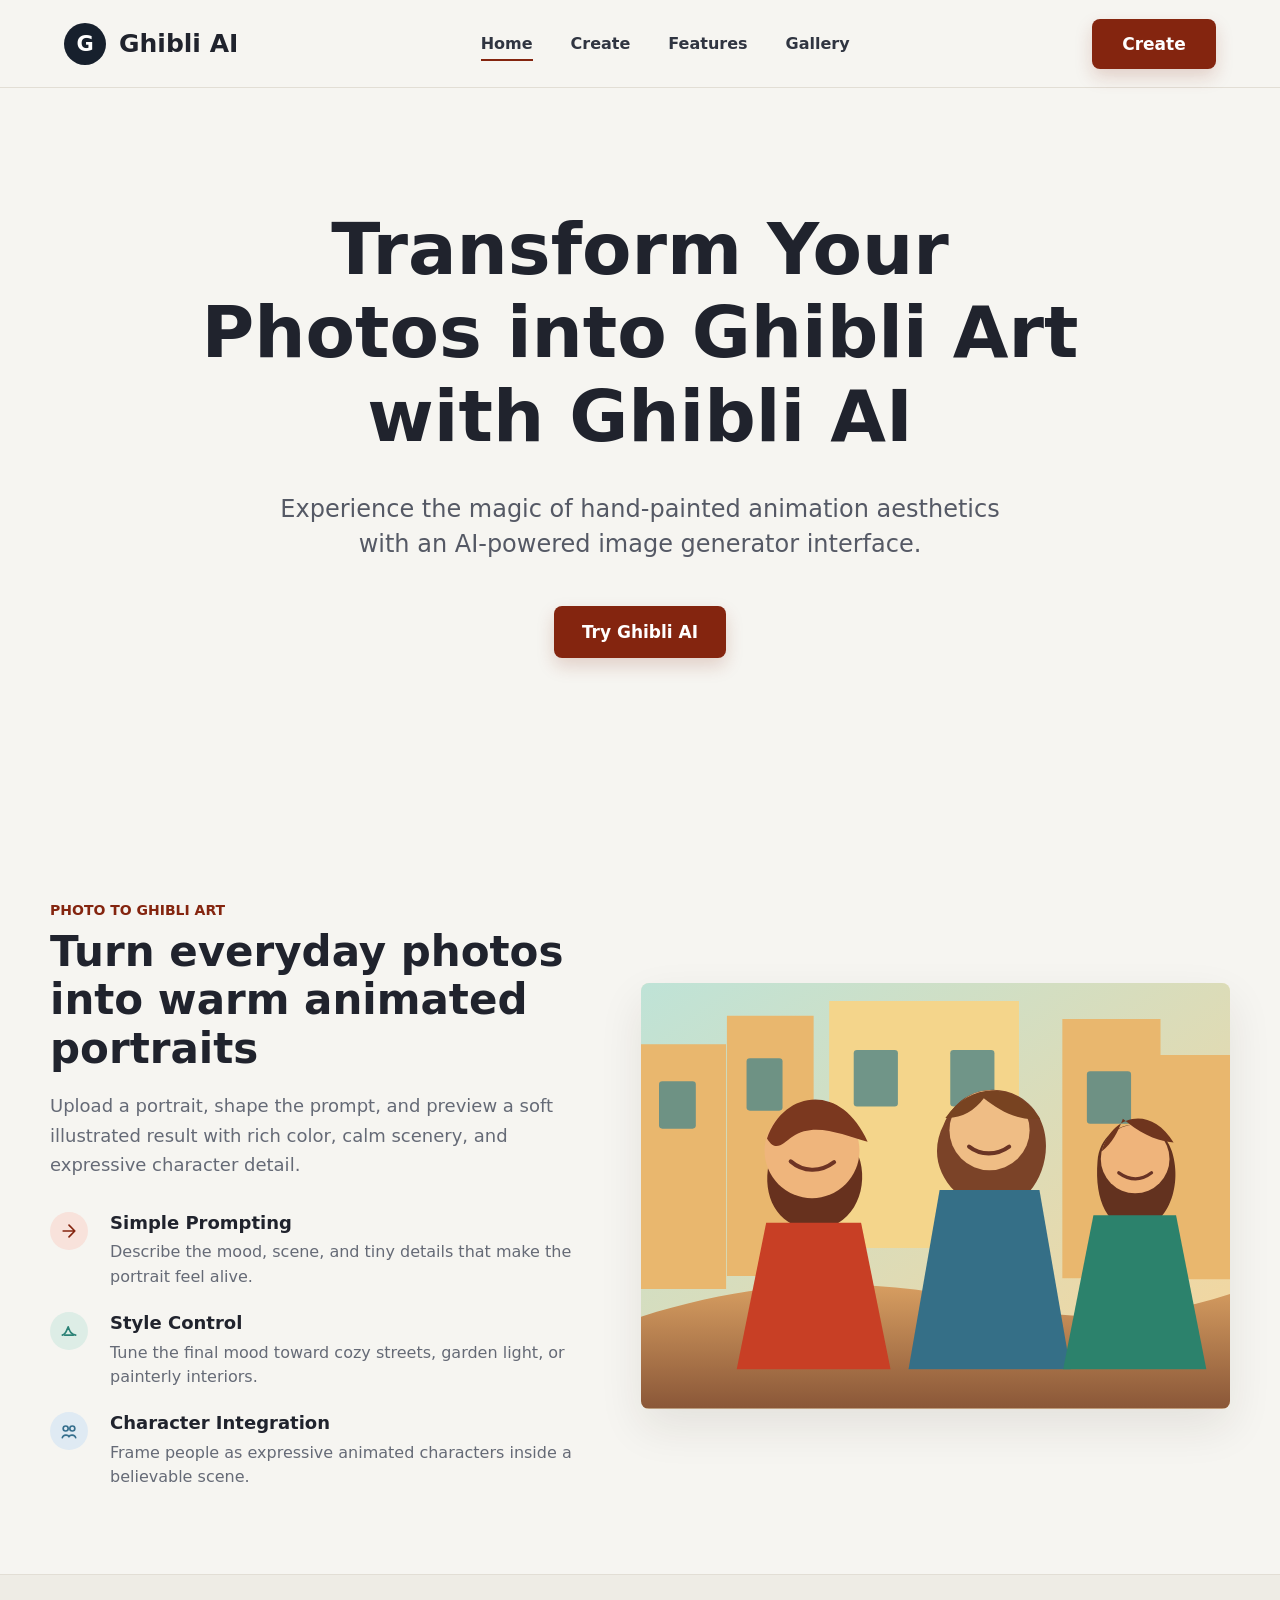
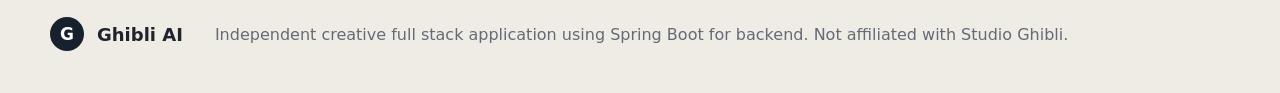
<file: index.html>
<!DOCTYPE html>
<html lang="en">
  <head>
    <meta charset="UTF-8" />
    <meta name="viewport" content="width=device-width, initial-scale=1.0" />
    <title>Ghibli AI - Home</title>
    <link rel="stylesheet" href="styles.css" />
  </head>
  <body>
    <header class="site-header">
      <a class="brand" href="index.html" aria-label="Ghibli AI home">
        <span class="brand-mark" aria-hidden="true">G</span>
        <span>Ghibli AI</span>
      </a>

      <button class="menu-toggle" type="button" aria-label="Open menu" aria-expanded="false">
        <span></span>
        <span></span>
        <span></span>
      </button>

      <nav class="site-nav" aria-label="Primary navigation">
        <a class="active" href="index.html">Home</a>
        <a href="create.html">Create</a>
        <a href="features.html">Features</a>
        <a href="gallery.html">Gallery</a>
      </nav>

      <a class="header-cta" href="create.html">Create</a>
    </header>

    <main>
      <section class="hero">
        <div class="hero-inner">
          <h1>Transform Your Photos into Ghibli Art with Ghibli AI</h1>
          <p>
            Experience the magic of hand-painted animation aesthetics with an
            AI-powered image generator interface.
          </p>
          <a class="primary-button" href="create.html">Try Ghibli AI</a>
        </div>
      </section>

      <section class="story-section section-pad" aria-labelledby="photo-heading">
        <div class="section-shell story-grid">
          <div class="story-copy">
            <p class="eyebrow">Photo to Ghibli Art</p>
            <h2 id="photo-heading">Turn everyday photos into warm animated portraits</h2>
            <p class="lead">
              Upload a portrait, shape the prompt, and preview a soft illustrated
              result with rich color, calm scenery, and expressive character detail.
            </p>

            <div class="story-points">
              <article>
                <span class="point-icon" aria-hidden="true">
                  <svg viewBox="0 0 24 24">
                    <path d="M5 12h14M12 5l7 7-7 7" />
                  </svg>
                </span>
                <div>
                  <h3>Simple Prompting</h3>
                  <p>Describe the mood, scene, and tiny details that make the portrait feel alive.</p>
                </div>
              </article>

              <article>
                <span class="point-icon green" aria-hidden="true">
                  <svg viewBox="0 0 24 24">
                    <path d="M4 17c4-1 5-5 7-10 2 5 3 9 9 10" />
                    <path d="M7 17h10" />
                  </svg>
                </span>
                <div>
                  <h3>Style Control</h3>
                  <p>Tune the final mood toward cozy streets, garden light, or painterly interiors.</p>
                </div>
              </article>

              <article>
                <span class="point-icon blue" aria-hidden="true">
                  <svg viewBox="0 0 24 24">
                    <circle cx="8" cy="9" r="3" />
                    <circle cx="16" cy="9" r="3" />
                    <path d="M4 20c1-4 7-4 8-1 1-3 7-3 8 1" />
                  </svg>
                </span>
                <div>
                  <h3>Character Integration</h3>
                  <p>Frame people as expressive animated characters inside a believable scene.</p>
                </div>
              </article>
            </div>
          </div>

          <div class="showcase-art" aria-label="Animated city street illustration">
            <svg viewBox="0 0 720 520" role="img">
              <defs>
                <linearGradient id="home-sky" x1="0" x2="1" y1="0" y2="1">
                  <stop offset="0" stop-color="#bfe3d7" />
                  <stop offset="1" stop-color="#f8d59a" />
                </linearGradient>
                <linearGradient id="home-road" x1="0" x2="0" y1="0" y2="1">
                  <stop offset="0" stop-color="#d79e61" />
                  <stop offset="1" stop-color="#8a5738" />
                </linearGradient>
              </defs>
              <rect width="720" height="520" fill="url(#home-sky)" />
              <path d="M0 408C150 360 286 358 430 392c100 24 194 19 290-12v140H0z" fill="url(#home-road)" />
              <path d="M0 75h104v299H0zM105 40h106v318H105zM515 44h120v317H515zM634 88h86v274h-86z" fill="#e9b76e" />
              <path d="M230 22h232v302H230z" fill="#f4d58b" />
              <g fill="#5e8d88" opacity=".88">
                <rect x="22" y="120" width="45" height="58" rx="4" />
                <rect x="129" y="92" width="44" height="64" rx="4" />
                <rect x="260" y="82" width="54" height="69" rx="4" />
                <rect x="378" y="82" width="54" height="69" rx="4" />
                <rect x="545" y="108" width="54" height="64" rx="4" />
              </g>
              <g>
                <path d="M155 228c8-68 95-75 113-10 10 39-12 83-55 83-42 0-63-34-58-73z" fill="#67311e" />
                <circle cx="209" cy="205" r="58" fill="#efb57c" />
                <path d="M154 190c20-58 90-70 123 4-30-8-65-25-92-6-12 8-20 20-31 2z" fill="#7b381f" />
                <path d="M183 218c15 13 36 14 53 1" fill="none" stroke="#6e3424" stroke-width="5" stroke-linecap="round" />
                <path d="M153 293h116l36 179H117z" fill="#c83f25" />
                <path d="M370 173c22-55 91-55 116-10 17 31 8 70-11 92h-91c-23-23-29-53-14-82z" fill="#7b4328" />
                <circle cx="426" cy="180" r="49" fill="#efbd85" />
                <path d="M372 165c30-43 81-47 116 1-28 3-50-10-69-25-12 16-28 25-47 24z" fill="#784321" />
                <path d="M401 200c14 11 34 11 49 0" fill="none" stroke="#6a3424" stroke-width="5" stroke-linecap="round" />
                <path d="M365 253h122l38 219H327z" fill="#356f87" />
                <path d="M558 218c4-54 75-61 91-12 14 45-8 95-44 95-34 0-51-34-47-83z" fill="#63321f" />
                <circle cx="604" cy="215" r="42" fill="#efb47b" />
                <path d="M563 206c12-44 59-58 88-11-25-2-44-14-62-29-6 16-13 30-26 40z" fill="#6f351e" />
                <path d="M584 232c14 10 27 10 40 0" fill="none" stroke="#683325" stroke-width="4" stroke-linecap="round" />
                <path d="M553 284h101l37 188H516z" fill="#2c826c" />
              </g>
            </svg>
          </div>
        </div>
      </section>
    </main>

    <footer class="site-footer">
      <div class="section-shell footer-grid">
        <a class="brand" href="index.html">
          <span class="brand-mark" aria-hidden="true">G</span>
          <span>Ghibli AI</span>
        </a>
        <p>Independent creative full stack application using Spring Boot for backend. Not affiliated with Studio Ghibli.</p>
        
      </div>
    </footer>

    <script src="script.js"></script>
  </body>
</html>
</file>
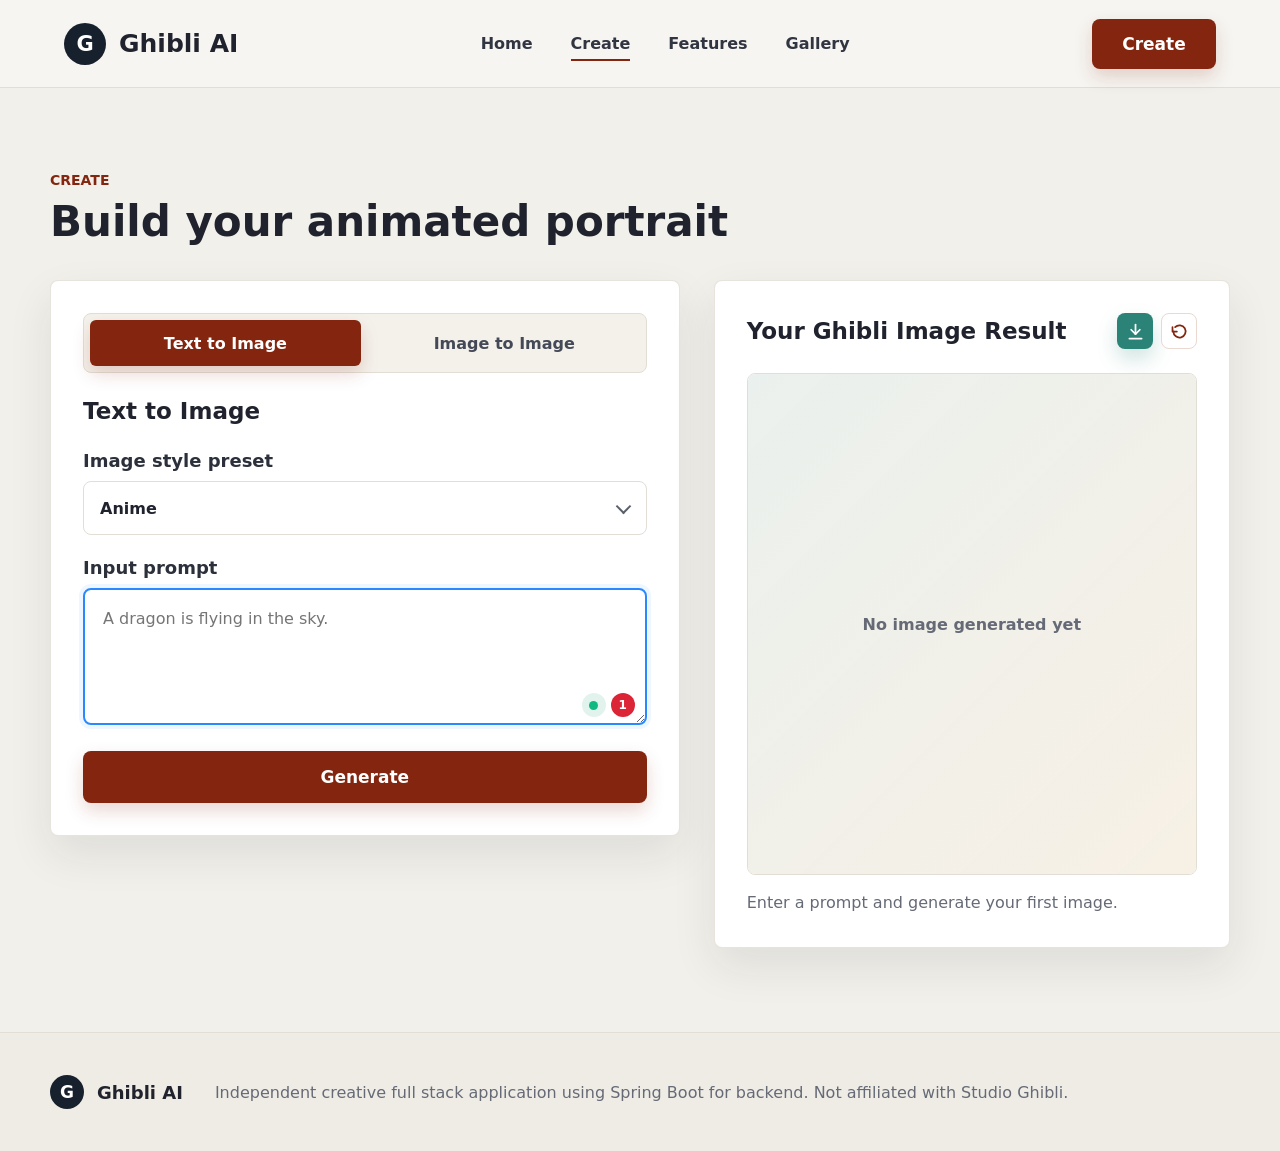
<file: create.html>
<!DOCTYPE html>
<html lang="en">
  <head>
    <meta charset="UTF-8" />
    <meta name="viewport" content="width=device-width, initial-scale=1.0" />
    <title>Ghibli AI - Create</title>
    <link rel="stylesheet" href="styles.css" />
  </head>
  <body>
    <header class="site-header">
      <a class="brand" href="index.html" aria-label="Ghibli AI home">
        <span class="brand-mark" aria-hidden="true">G</span>
        <span>Ghibli AI</span>
      </a>
      <button class="menu-toggle" type="button" aria-label="Open menu" aria-expanded="false">
        <span></span><span></span><span></span>
      </button>
      <nav class="site-nav" aria-label="Primary navigation">
        <a href="index.html">Home</a>
        <a class="active" href="create.html">Create</a>
        <a href="features.html">Features</a>
        <a href="gallery.html">Gallery</a>
      </nav>
      <a class="header-cta" href="create.html">Create</a>
    </header>

    <main>
      <section class="creator-section section-pad page-section" aria-labelledby="create-heading">
        <div class="section-shell">
          <div class="section-heading">
            <p class="eyebrow">Create</p>
            <h2 id="create-heading">Build your animated portrait</h2>
          </div>

          <div class="creator-grid">
            <article class="tool-card">
              <div class="mode-switch" role="tablist" aria-label="Generation type">
                <button class="mode-option active" type="button" role="tab" aria-selected="true" data-mode="text">
                  Text to Image
                </button>
                <button class="mode-option" type="button" role="tab" aria-selected="false" data-mode="image">
                  Image to Image
                </button>
              </div>

              <h3 id="mode-title">Text to Image</h3>

              <div class="preset-field">
                <label class="field-label compact" for="style-preset">Image style preset</label>
                <div class="select-shell">
                  <select id="style-preset">
                    <option value="anime">Anime</option>
                    <option value="comic">Comic</option>
                    <option value="cinematic">Cinematic</option>
                    <option value="cartoon">Cartoon</option>
                    <option value="watercolor">Watercolor</option>
                    <option value="fantasy">Fantasy</option>
                  </select>
                </div>
              </div>

              <div class="upload-zone image-only" id="upload-zone" tabindex="0" hidden>
                <input id="image-input" type="file" accept="image/*" />
                <div class="media-frame" id="source-frame">
                  <div class="empty-state">
                    <svg viewBox="0 0 24 24" aria-hidden="true">
                      <path d="M12 5v14M5 12h14" />
                    </svg>
                    <span>Choose an image to transform</span>
                  </div>
                </div>
                <div class="drop-actions">
                  <button class="icon-button" id="choose-button" type="button" aria-label="Choose image">
                    <svg viewBox="0 0 24 24" aria-hidden="true"><path d="M12 5v14M5 12h14" /></svg>
                  </button>
                  <button class="icon-button ghost" id="clear-button" type="button" aria-label="Clear image">
                    <svg viewBox="0 0 24 24" aria-hidden="true">
                      <path d="M4 7h16" />
                      <path d="M10 11v6M14 11v6" />
                      <path d="M6 7l1 13h10l1-13M9 7V5h6v2" />
                    </svg>
                  </button>
                </div>
              </div>

              <label class="field-label" for="prompt-input">Input prompt</label>
              <div class="prompt-shell">
                <textarea id="prompt-input" rows="4" placeholder="A dragon is flying in the sky."></textarea>
                <div class="prompt-meta" aria-hidden="true">
                  <span class="prompt-ready"></span>
                  <span id="prompt-count">4</span>
                </div>
              </div>

              <button class="primary-button full" id="create-button" type="button">Generate</button>
            </article>

            <article class="tool-card result-card">
              <div class="card-title-row">
                <h3>Your Ghibli Image Result</h3>
                <div class="result-actions">
                  <button class="icon-button small" id="download-button" type="button" aria-label="Download result">
                    <svg viewBox="0 0 24 24" aria-hidden="true">
                      <path d="M12 4v11" />
                      <path d="M7 10l5 5 5-5" />
                      <path d="M5 20h14" />
                    </svg>
                  </button>
                  <button class="icon-button small ghost" id="reset-result" type="button" aria-label="Reset result">
                    <svg viewBox="0 0 24 24" aria-hidden="true">
                      <path d="M4 7v5h5" />
                      <path d="M5 12a7 7 0 1 0 2-5" />
                    </svg>
                  </button>
                </div>
              </div>

              <div class="result-stage" id="result-stage">
                <div class="result-empty" id="default-result">
                  <span>No image generated yet</span>
                </div>
                <canvas id="result-canvas" width="960" height="720" hidden></canvas>
              </div>
              <p class="result-status" id="result-status" aria-live="polite">Enter a prompt and generate your first image.</p>
            </article>
          </div>
        </div>
      </section>
    </main>

    <footer class="site-footer">
      <div class="section-shell footer-grid">
        <a class="brand" href="index.html">
          <span class="brand-mark" aria-hidden="true">G</span>
          <span>Ghibli AI</span>
        </a>
        <p>Independent creative full stack application using Spring Boot for backend. Not affiliated with Studio Ghibli.</p>
       
      </div>
    </footer>

    <script src="script.js"></script>
  </body>
</html>
</file>
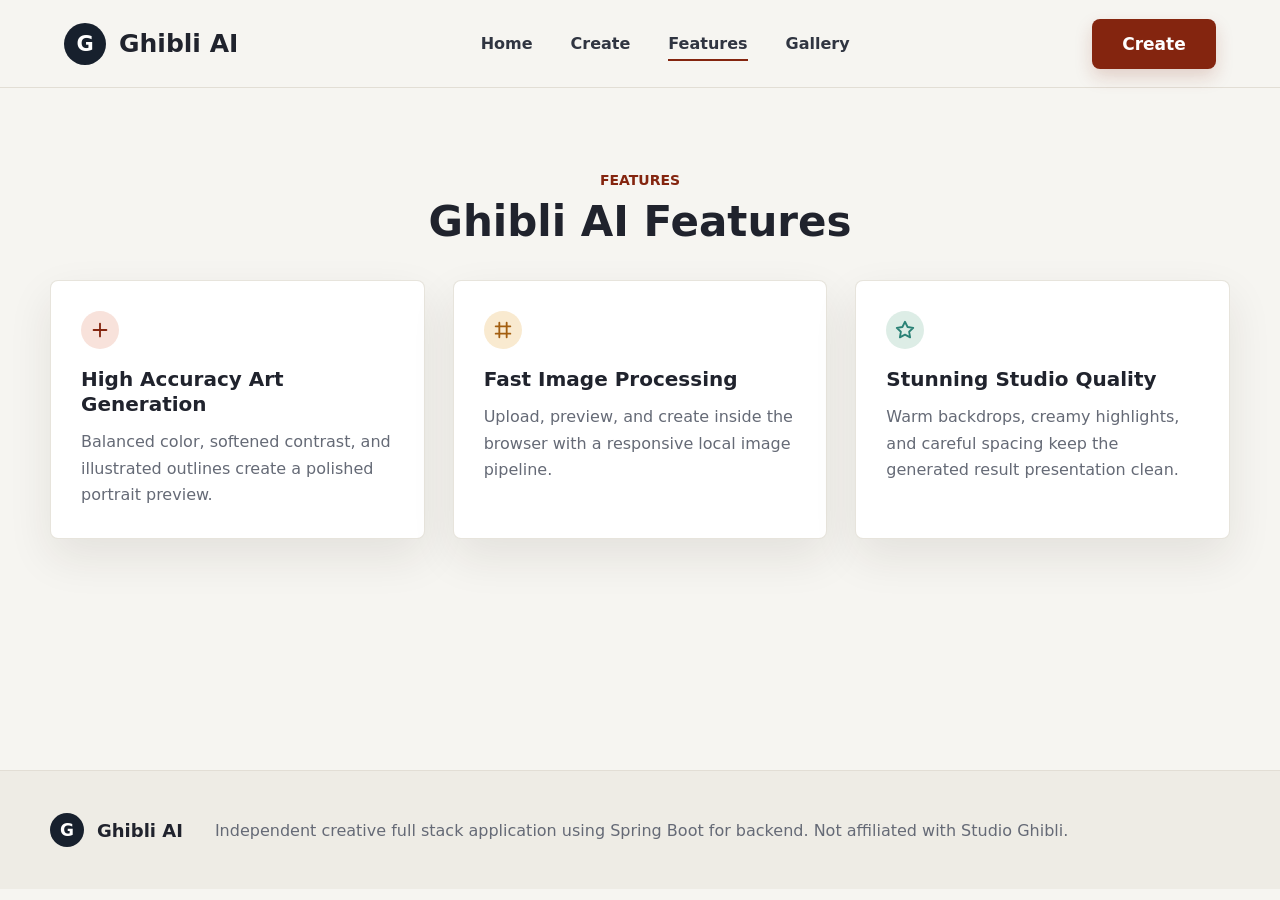
<file: features.html>
<!DOCTYPE html>
<html lang="en">
  <head>
    <meta charset="UTF-8" />
    <meta name="viewport" content="width=device-width, initial-scale=1.0" />
    <title>Ghibli AI - Features</title>
    <link rel="stylesheet" href="styles.css" />
  </head>
  <body>
    <header class="site-header">
      <a class="brand" href="index.html" aria-label="Ghibli AI home">
        <span class="brand-mark" aria-hidden="true">G</span>
        <span>Ghibli AI</span>
      </a>
      <button class="menu-toggle" type="button" aria-label="Open menu" aria-expanded="false">
        <span></span><span></span><span></span>
      </button>
      <nav class="site-nav" aria-label="Primary navigation">
        <a href="index.html">Home</a>
        <a href="create.html">Create</a>
        <a class="active" href="features.html">Features</a>
        <a href="gallery.html">Gallery</a>
      </nav>
      <a class="header-cta" href="create.html">Create</a>
    </header>

    <main>
      <section class="features section-pad page-section" aria-labelledby="features-heading">
        <div class="section-shell">
          <div class="section-heading centered">
            <p class="eyebrow">Features</p>
            <h2 id="features-heading">Ghibli AI Features</h2>
          </div>

          <div class="feature-grid">
            <article class="feature-card">
              <span class="feature-icon" aria-hidden="true">
                <svg viewBox="0 0 24 24">
                  <path d="M5 12h14" />
                  <path d="M12 5v14" />
                </svg>
              </span>
              <h3>High Accuracy Art Generation</h3>
              <p>Balanced color, softened contrast, and illustrated outlines create a polished portrait preview.</p>
            </article>

            <article class="feature-card">
              <span class="feature-icon amber" aria-hidden="true">
                <svg viewBox="0 0 24 24">
                  <path d="M4 8h16M4 16h16" />
                  <path d="M8 4v16M16 4v16" />
                </svg>
              </span>
              <h3>Fast Image Processing</h3>
              <p>Upload, preview, and create inside the browser with a responsive local image pipeline.</p>
            </article>

            <article class="feature-card">
              <span class="feature-icon teal" aria-hidden="true">
                <svg viewBox="0 0 24 24">
                  <path d="M12 3l2.8 5.7 6.2.9-4.5 4.3 1.1 6.1L12 17l-5.6 3 1.1-6.1L3 9.6l6.2-.9z" />
                </svg>
              </span>
              <h3>Stunning Studio Quality</h3>
              <p>Warm backdrops, creamy highlights, and careful spacing keep the generated result presentation clean.</p>
            </article>
          </div>
        </div>
      </section>
    </main>

    <footer class="site-footer">
      <div class="section-shell footer-grid">
        <a class="brand" href="index.html">
          <span class="brand-mark" aria-hidden="true">G</span>
          <span>Ghibli AI</span>
        </a>
          <p>Independent creative full stack application using Spring Boot for backend. Not affiliated with Studio Ghibli.</p>
      </div>
    </footer>

    <script src="script.js"></script>
  </body>
</html>
</file>
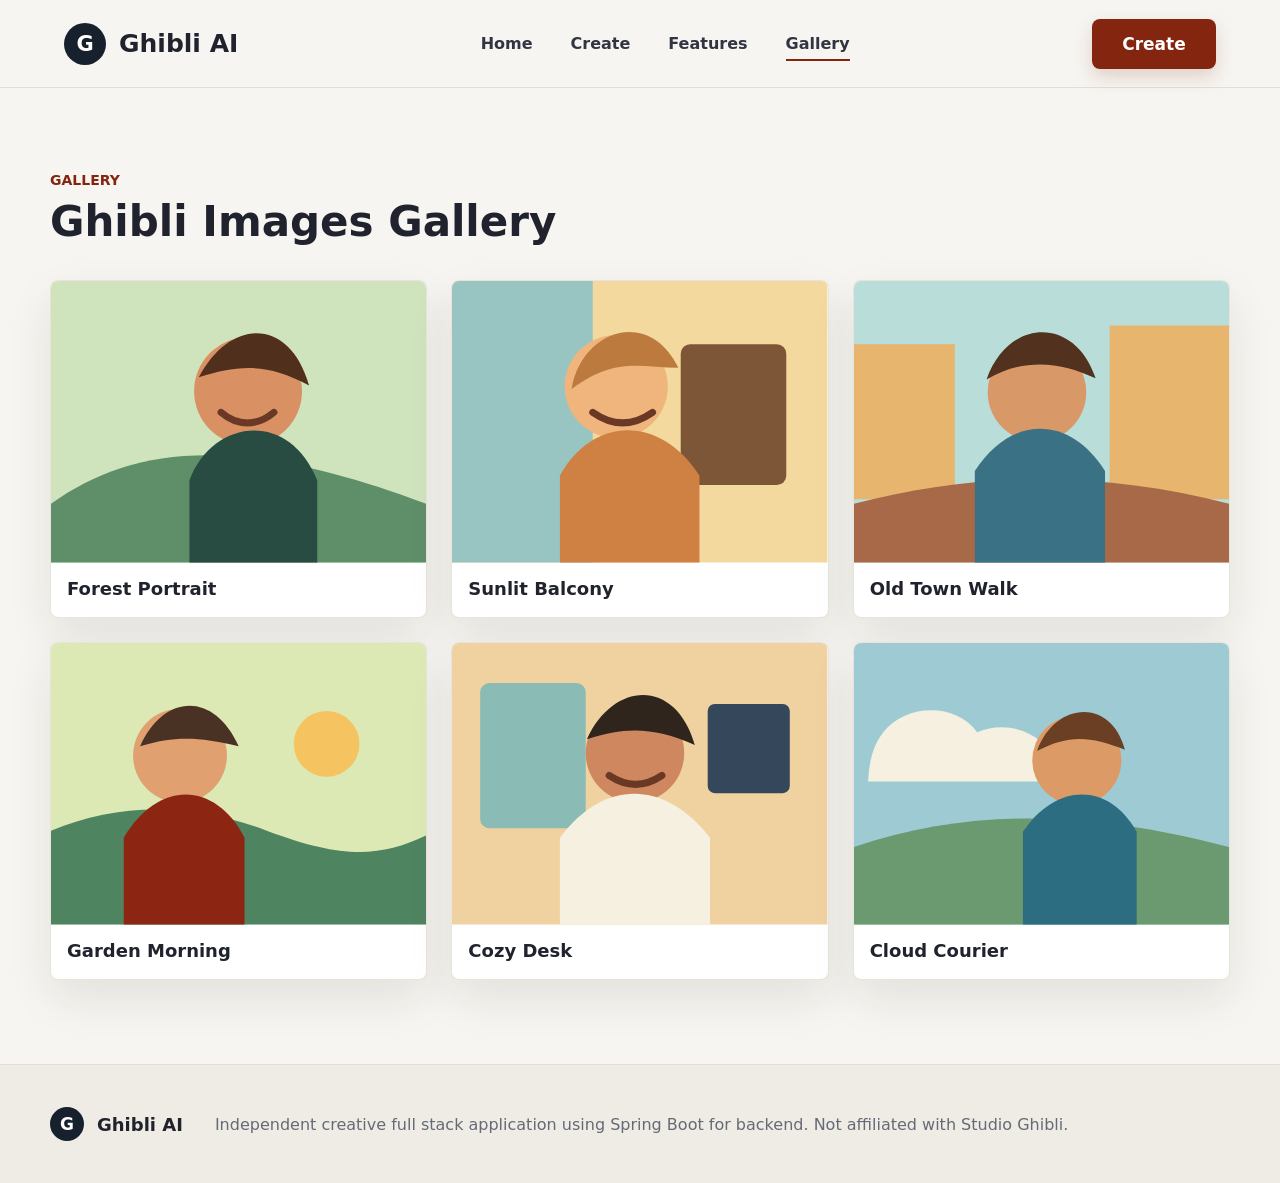
<file: gallery.html>
<!DOCTYPE html>
<html lang="en">
  <head>
    <meta charset="UTF-8" />
    <meta name="viewport" content="width=device-width, initial-scale=1.0" />
    <title>Ghibli AI - Gallery</title>
    <link rel="stylesheet" href="styles.css" />
  </head>
  <body>
    <header class="site-header">
      <a class="brand" href="index.html" aria-label="Ghibli AI home">
        <span class="brand-mark" aria-hidden="true">G</span>
        <span>Ghibli AI</span>
      </a>
      <button class="menu-toggle" type="button" aria-label="Open menu" aria-expanded="false">
        <span></span><span></span><span></span>
      </button>
      <nav class="site-nav" aria-label="Primary navigation">
        <a href="index.html">Home</a>
        <a href="create.html">Create</a>
        <a href="features.html">Features</a>
        <a class="active" href="gallery.html">Gallery</a>
      </nav>
      <a class="header-cta" href="create.html">Create</a>
    </header>

    <main>
      <section class="gallery section-pad page-section" aria-labelledby="gallery-heading">
        <div class="section-shell">
          <div class="section-heading">
            <p class="eyebrow">Gallery</p>
            <h2 id="gallery-heading">Ghibli Images Gallery</h2>
          </div>

          <div class="gallery-grid">
            <article class="gallery-card" data-gallery-title="Forest Portrait">
              <svg viewBox="0 0 320 240" role="img" aria-label="Forest portrait artwork">
                <rect width="320" height="240" fill="#cfe4bd" />
                <path d="M0 190c70-50 160-60 320 0v50H0z" fill="#5f8f68" />
                <circle cx="168" cy="94" r="46" fill="#d99062" />
                <path d="M126 82c28-52 78-50 94 7-37-20-61-17-94-7z" fill="#50301d" />
                <path d="M118 170c18-50 83-63 109 0v70H118z" fill="#284c42" />
                <path d="M145 112c14 12 31 12 45 0" stroke="#6a3925" stroke-width="6" fill="none" stroke-linecap="round" />
              </svg>
              <h3>Forest Portrait</h3>
            </article>

            <article class="gallery-card" data-gallery-title="Sunlit Balcony">
              <svg viewBox="0 0 320 240" role="img" aria-label="Sunlit balcony artwork">
                <rect width="320" height="240" fill="#f3d99d" />
                <rect x="0" y="0" width="120" height="240" fill="#98c5c2" />
                <rect x="195" y="54" width="90" height="120" rx="8" fill="#7d5638" />
                <circle cx="140" cy="90" r="44" fill="#efb57c" />
                <path d="M102 92c8-50 66-70 91-18-32 0-53-10-91 18z" fill="#bd7a3e" />
                <path d="M92 166c26-48 83-55 119 0v74H92z" fill="#cf8144" />
                <path d="M120 112c17 12 34 12 51 0" stroke="#6a3925" stroke-width="6" fill="none" stroke-linecap="round" />
              </svg>
              <h3>Sunlit Balcony</h3>
            </article>

            <article class="gallery-card" data-gallery-title="Old Town Walk">
              <svg viewBox="0 0 320 240" role="img" aria-label="Old town walk artwork">
                <rect width="320" height="240" fill="#b9ddd9" />
                <path d="M0 54h86v132H0zM218 38h102v148H218z" fill="#e7b56e" />
                <path d="M0 190c108-28 212-28 320 0v50H0z" fill="#a86948" />
                <circle cx="156" cy="95" r="42" fill="#d89867" />
                <path d="M113 84c18-52 75-55 93-1-29-14-61-18-93 1z" fill="#52311e" />
                <path d="M103 162c30-47 80-49 111 0v78H103z" fill="#3b7184" />
              </svg>
              <h3>Old Town Walk</h3>
            </article>

            <article class="gallery-card" data-gallery-title="Garden Morning">
              <svg viewBox="0 0 320 240" role="img" aria-label="Garden morning artwork">
                <rect width="320" height="240" fill="#dce9b5" />
                <path d="M0 160c58-24 120-24 184 0s96 23 136 4v76H0z" fill="#4f8461" />
                <circle cx="110" cy="96" r="40" fill="#e0a06f" />
                <path d="M76 88c20-45 63-47 84 0-34-8-54-9-84 0z" fill="#493124" />
                <path d="M62 166c30-50 78-48 103 0v74H62z" fill="#8d2513" />
                <circle cx="235" cy="86" r="28" fill="#f5c35f" />
              </svg>
              <h3>Garden Morning</h3>
            </article>

            <article class="gallery-card" data-gallery-title="Cozy Desk">
              <svg viewBox="0 0 320 240" role="img" aria-label="Cozy desk artwork">
                <rect width="320" height="240" fill="#f0d2a0" />
                <rect x="24" y="34" width="90" height="124" rx="8" fill="#8abbb5" />
                <rect x="218" y="52" width="70" height="76" rx="6" fill="#34475b" />
                <circle cx="156" cy="94" r="42" fill="#cf875f" />
                <path d="M115 82c23-50 76-52 92 5-34-15-58-16-92-5z" fill="#30251d" />
                <path d="M92 166c38-51 90-49 128 0v74H92z" fill="#f5f0df" />
                <path d="M134 113c15 10 30 10 45 0" stroke="#6a3925" stroke-width="6" fill="none" stroke-linecap="round" />
              </svg>
              <h3>Cozy Desk</h3>
            </article>

            <article class="gallery-card" data-gallery-title="Cloud Courier">
              <svg viewBox="0 0 320 240" role="img" aria-label="Cloud courier artwork">
                <rect width="320" height="240" fill="#9ecbd3" />
                <path d="M25 76c20-25 62-25 80 0 35-14 70 10 72 42H12c1-19 5-32 13-42z" fill="#f5f0df" />
                <path d="M0 174c100-34 202-31 320 0v66H0z" fill="#6c9a70" />
                <circle cx="190" cy="100" r="38" fill="#dc9b66" />
                <path d="M156 92c15-42 63-46 75-1-30-12-48-13-75 1z" fill="#6b3f24" />
                <path d="M144 161c28-42 73-43 97 0v79h-97z" fill="#2c6d82" />
              </svg>
              <h3>Cloud Courier</h3>
            </article>
          </div>
        </div>
      </section>
    </main>

    <footer class="site-footer">
      <div class="section-shell footer-grid">
        <a class="brand" href="index.html">
          <span class="brand-mark" aria-hidden="true">G</span>
          <span>Ghibli AI</span>
        </a>
        <p>Independent creative full stack application using Spring Boot for backend. Not affiliated with Studio Ghibli.</p>

      </div>
    </footer>

    <script src="script.js"></script>
  </body>
</html>
</file>
<file: styles.css>
:root {
  --bg: #f6f5f1;
  --panel: #ffffff;
  --panel-soft: #fbfaf6;
  --text: #20232d;
  --muted: #656a76;
  --line: #e2ded5;
  --brown: #84250f;
  --brown-dark: #69190c;
  --amber: #d99c45;
  --teal: #2b8276;
  --blue: #366f8d;
  --green: #507d4b;
  --shadow: 0 18px 45px rgba(40, 34, 25, 0.09);
  --radius: 8px;
  --header-height: 88px;
  font-family: Inter, ui-sans-serif, system-ui, -apple-system, BlinkMacSystemFont, "Segoe UI", sans-serif;
}

* {
  box-sizing: border-box;
}

html {
  scroll-behavior: smooth;
}

body {
  margin: 0;
  background: var(--bg);
  color: var(--text);
  min-width: 320px;
}

body.menu-open {
  overflow: hidden;
}

a {
  color: inherit;
  text-decoration: none;
}

button,
textarea,
select {
  font: inherit;
}

button {
  cursor: pointer;
}

[hidden] {
  display: none !important;
}

svg {
  display: block;
}

.site-header {
  position: sticky;
  top: 0;
  z-index: 20;
  min-height: var(--header-height);
  display: grid;
  grid-template-columns: auto 1fr auto;
  align-items: center;
  gap: 32px;
  padding: 0 64px;
  border-bottom: 1px solid var(--line);
  background: rgba(246, 245, 241, 0.96);
  backdrop-filter: blur(16px);
}

.brand {
  display: inline-flex;
  align-items: center;
  gap: 13px;
  font-size: 25px;
  font-weight: 800;
  white-space: nowrap;
}

.brand-mark {
  display: inline-grid;
  width: 42px;
  height: 42px;
  place-items: center;
  border-radius: 999px;
  background: #17202d;
  color: #fff;
  font-size: 21px;
  font-weight: 800;
}

.site-nav {
  justify-self: center;
  display: flex;
  align-items: center;
  gap: 38px;
  color: #303541;
  font-size: 16px;
  font-weight: 650;
}

.site-nav a {
  position: relative;
  padding: 8px 0;
}

.site-nav a::after {
  content: "";
  position: absolute;
  left: 0;
  right: 0;
  bottom: 0;
  height: 2px;
  transform: scaleX(0);
  transform-origin: center;
  background: var(--brown);
  transition: transform 180ms ease;
}

.site-nav a:hover::after,
.site-nav a:focus-visible::after,
.site-nav a.active::after {
  transform: scaleX(1);
}

.header-cta,
.primary-button {
  display: inline-flex;
  align-items: center;
  justify-content: center;
  min-height: 52px;
  padding: 0 28px;
  border: 0;
  border-radius: var(--radius);
  background: var(--brown);
  color: #fff;
  box-shadow: 0 8px 18px rgba(132, 37, 15, 0.18);
  font-size: 17px;
  font-weight: 800;
  transition: transform 160ms ease, background 160ms ease, box-shadow 160ms ease;
}

.header-cta {
  min-height: 50px;
  min-width: 124px;
}

.primary-button:hover,
.header-cta:hover,
.primary-button:focus-visible,
.header-cta:focus-visible {
  background: var(--brown-dark);
  transform: translateY(-1px);
  box-shadow: 0 12px 24px rgba(132, 37, 15, 0.24);
}

.primary-button.full {
  width: 100%;
  margin-top: 22px;
}

.menu-toggle {
  display: none;
  width: 44px;
  height: 44px;
  place-items: center;
  border: 1px solid var(--line);
  border-radius: var(--radius);
  background: #fff;
}

.menu-toggle span {
  display: block;
  width: 20px;
  height: 2px;
  margin: 3px 0;
  border-radius: 99px;
  background: var(--text);
}

.hero {
  min-height: calc(100vh - 170px);
  display: grid;
  place-items: center;
  padding: 92px 24px 132px;
}

.hero-inner {
  width: min(100%, 980px);
  text-align: center;
}

.hero h1 {
  max-width: 900px;
  margin: 0 auto;
  font-size: 72px;
  line-height: 1.16;
  letter-spacing: 0;
}

.hero p {
  max-width: 760px;
  margin: 34px auto 44px;
  color: #555965;
  font-size: 24px;
  line-height: 1.45;
  font-weight: 520;
}

.section-pad {
  padding: 84px 24px;
}

.page-section {
  min-height: calc(100vh - var(--header-height) - 130px);
}

.section-shell {
  width: min(100%, 1180px);
  margin: 0 auto;
}

.section-shell.narrow {
  width: min(100%, 840px);
}

.section-heading {
  margin-bottom: 34px;
}

.section-heading.centered {
  text-align: center;
}

.eyebrow {
  margin: 0 0 10px;
  color: var(--brown);
  font-size: 14px;
  font-weight: 850;
  text-transform: uppercase;
}

h2 {
  margin: 0;
  font-size: 42px;
  line-height: 1.15;
  letter-spacing: 0;
}

h3 {
  margin: 0;
  line-height: 1.25;
}

.lead {
  margin: 18px 0 0;
  color: var(--muted);
  font-size: 18px;
  line-height: 1.65;
}

.story-grid {
  display: grid;
  grid-template-columns: minmax(0, 0.95fr) minmax(420px, 1.05fr);
  align-items: center;
  gap: 58px;
}

.story-copy h2 {
  max-width: 590px;
}

.story-points {
  display: grid;
  gap: 22px;
  margin-top: 32px;
}

.story-points article {
  display: grid;
  grid-template-columns: 44px 1fr;
  gap: 16px;
  align-items: start;
}

.story-points h3 {
  margin-bottom: 6px;
  font-size: 18px;
}

.story-points p {
  margin: 0;
  color: var(--muted);
  line-height: 1.55;
}

.point-icon,
.feature-icon {
  display: grid;
  width: 38px;
  height: 38px;
  place-items: center;
  border-radius: 999px;
  background: #f8e2db;
  color: var(--brown);
}

.point-icon.green,
.feature-icon.teal {
  background: #ddede6;
  color: var(--teal);
}

.point-icon.blue {
  background: #dfeaf3;
  color: var(--blue);
}

.feature-icon.amber {
  background: #f9ead0;
  color: #a35f11;
}

.point-icon svg,
.feature-icon svg {
  width: 20px;
  height: 20px;
  stroke: currentColor;
  stroke-width: 2;
  stroke-linecap: round;
  stroke-linejoin: round;
  fill: none;
}

.feature-icon svg {
  width: 22px;
  height: 22px;
}

.showcase-art {
  overflow: hidden;
  border-radius: var(--radius);
  box-shadow: var(--shadow);
  background: #f8ecd2;
}

.showcase-art svg {
  width: 100%;
  height: auto;
}

.creator-section {
  background: #f1f0eb;
}

.creator-grid {
  display: grid;
  grid-template-columns: minmax(0, 1fr) minmax(360px, 0.82fr);
  gap: 34px;
  align-items: start;
}

.tool-card,
.feature-card,
.gallery-card,
.faq-item {
  border: 1px solid rgba(226, 222, 213, 0.82);
  border-radius: var(--radius);
  background: var(--panel);
  box-shadow: var(--shadow);
}

.tool-card {
  padding: 32px;
}

.tool-card h3 {
  margin-bottom: 24px;
  font-size: 23px;
}

.mode-switch {
  display: grid;
  grid-template-columns: repeat(2, minmax(0, 1fr));
  gap: 8px;
  margin-bottom: 24px;
  padding: 6px;
  border: 1px solid var(--line);
  border-radius: var(--radius);
  background: #f4f1eb;
}

.mode-option {
  min-height: 46px;
  border: 0;
  border-radius: 6px;
  background: transparent;
  color: #444957;
  font-weight: 800;
  transition: background 160ms ease, color 160ms ease, box-shadow 160ms ease;
}

.mode-option.active,
.mode-option:focus-visible {
  background: var(--brown);
  color: #fff;
  box-shadow: 0 8px 18px rgba(132, 37, 15, 0.18);
  outline: none;
}

.preset-field {
  margin-bottom: 22px;
}

.field-label.compact {
  margin-top: 0;
}

.select-shell {
  position: relative;
}

.select-shell::after {
  content: "";
  position: absolute;
  right: 18px;
  top: 50%;
  width: 9px;
  height: 9px;
  border-right: 2px solid #59606d;
  border-bottom: 2px solid #59606d;
  pointer-events: none;
  transform: translateY(-65%) rotate(45deg);
}

.select-shell select {
  width: 100%;
  min-height: 54px;
  appearance: none;
  border: 1px solid var(--line);
  border-radius: var(--radius);
  padding: 0 52px 0 16px;
  background: #fff;
  color: var(--text);
  font-weight: 750;
}

.select-shell select:focus {
  outline: none;
  border-color: var(--brown);
  box-shadow: 0 0 0 4px rgba(132, 37, 15, 0.1);
}

.upload-zone {
  position: relative;
  border: 2px dashed #c7ccd4;
  border-radius: var(--radius);
  padding: 22px;
  background: #fdfcf8;
  transition: border-color 180ms ease, background 180ms ease;
}

.upload-zone.is-dragging,
.upload-zone:focus-visible {
  outline: none;
  border-color: var(--brown);
  background: #fff7ef;
}

.upload-zone input {
  position: absolute;
  width: 1px;
  height: 1px;
  opacity: 0;
  pointer-events: none;
}

.media-frame {
  overflow: hidden;
  aspect-ratio: 16 / 9;
  border-radius: var(--radius);
  background: #edf1f2;
}

.media-frame svg,
.media-frame img {
  width: 100%;
  height: 100%;
  display: block;
  object-fit: cover;
}

.empty-state,
.result-empty {
  display: grid;
  place-items: center;
  gap: 12px;
  width: 100%;
  height: 100%;
  min-height: inherit;
  padding: 24px;
  color: var(--muted);
  text-align: center;
  font-weight: 750;
}

.empty-state svg {
  width: 38px;
  height: 38px;
  fill: none;
  stroke: currentColor;
  stroke-width: 2;
  stroke-linecap: round;
  stroke-linejoin: round;
}

.result-empty {
  min-height: 500px;
  background:
    linear-gradient(135deg, rgba(43, 130, 118, 0.08), rgba(217, 156, 69, 0.1)),
    #fbfaf7;
}

.drop-actions {
  position: absolute;
  right: 34px;
  bottom: 34px;
  display: flex;
  gap: 10px;
}

.icon-button {
  display: inline-grid;
  width: 40px;
  height: 40px;
  place-items: center;
  border: 0;
  border-radius: var(--radius);
  background: var(--teal);
  color: #fff;
  box-shadow: 0 10px 20px rgba(43, 130, 118, 0.22);
  transition: transform 160ms ease, background 160ms ease;
}

.icon-button.ghost {
  background: #fff;
  color: var(--brown);
  border: 1px solid #ead8d1;
  box-shadow: none;
}

.icon-button.small {
  width: 36px;
  height: 36px;
}

.icon-button:hover,
.icon-button:focus-visible {
  transform: translateY(-1px);
  background: #236f65;
}

.icon-button.ghost:hover,
.icon-button.ghost:focus-visible {
  background: #fff2ed;
}

.icon-button svg {
  width: 21px;
  height: 21px;
  fill: none;
  stroke: currentColor;
  stroke-width: 2;
  stroke-linecap: round;
  stroke-linejoin: round;
}

.field-label {
  display: block;
  margin: 22px 0 10px;
  color: #2b303b;
  font-size: 18px;
  font-weight: 760;
}

.prompt-shell {
  position: relative;
}

.prompt-shell textarea {
  width: 100%;
  min-height: 118px;
  resize: vertical;
  border: 2px solid #2a89ff;
  border-radius: var(--radius);
  padding: 17px 56px 17px 18px;
  color: var(--text);
  background: #fff;
  line-height: 1.55;
  box-shadow: 0 0 0 4px rgba(42, 137, 255, 0.08);
}

.prompt-shell textarea:focus {
  outline: none;
  border-color: var(--brown);
  box-shadow: 0 0 0 4px rgba(132, 37, 15, 0.1);
}

.prompt-meta {
  position: absolute;
  right: 12px;
  bottom: 12px;
  display: inline-flex;
  align-items: center;
  gap: 5px;
}

.prompt-ready,
.prompt-meta span:last-child {
  display: inline-grid;
  min-width: 24px;
  height: 24px;
  place-items: center;
  border-radius: 999px;
  font-size: 12px;
  font-weight: 800;
}

.prompt-ready {
  min-width: 24px;
  background: #e2f3ed;
}

.prompt-ready::before {
  content: "";
  width: 9px;
  height: 9px;
  border-radius: 50%;
  background: #10b981;
}

.prompt-meta span:last-child {
  background: #dc2437;
  color: #fff;
}

.card-title-row {
  display: flex;
  align-items: center;
  justify-content: space-between;
  gap: 20px;
  margin-bottom: 24px;
}

.card-title-row h3 {
  margin-bottom: 0;
}

.result-actions {
  display: flex;
  gap: 8px;
  flex: 0 0 auto;
}

.result-stage {
  display: grid;
  min-height: 500px;
  place-items: center;
  overflow: hidden;
  border: 1px solid var(--line);
  border-radius: var(--radius);
  background: #fbfaf7;
}

.result-stage svg,
.result-stage canvas {
  width: 100%;
  height: 100%;
  max-height: 500px;
  object-fit: cover;
}

.result-status {
  margin: 16px 0 0;
  color: var(--muted);
  line-height: 1.5;
}

.feature-grid {
  display: grid;
  grid-template-columns: repeat(3, minmax(0, 1fr));
  gap: 28px;
}

.feature-card {
  padding: 30px;
  min-height: 220px;
}

.feature-card h3 {
  margin: 18px 0 12px;
  font-size: 20px;
}

.feature-card p {
  margin: 0;
  color: var(--muted);
  line-height: 1.65;
}

.gallery-grid {
  display: grid;
  grid-template-columns: repeat(3, minmax(0, 1fr));
  gap: 24px;
}

.gallery-card {
  overflow: hidden;
  cursor: pointer;
  transition: transform 160ms ease, box-shadow 160ms ease;
}

.gallery-card:hover,
.gallery-card:focus-within {
  transform: translateY(-3px);
  box-shadow: 0 22px 52px rgba(40, 34, 25, 0.14);
}

.gallery-card svg {
  width: 100%;
  aspect-ratio: 4 / 3;
}

.gallery-card h3 {
  padding: 15px 16px 17px;
  font-size: 18px;
}

.accordion {
  display: grid;
  gap: 14px;
}

.faq-item {
  box-shadow: none;
  overflow: hidden;
}

.faq-item button {
  width: 100%;
  display: flex;
  align-items: center;
  justify-content: space-between;
  gap: 18px;
  border: 0;
  background: #fff;
  padding: 22px 24px;
  color: var(--text);
  text-align: left;
  font-size: 18px;
  font-weight: 780;
}

.faq-item button svg {
  width: 22px;
  height: 22px;
  flex: 0 0 auto;
  fill: none;
  stroke: currentColor;
  stroke-width: 2.2;
  stroke-linecap: round;
  stroke-linejoin: round;
  transition: transform 160ms ease;
}

.faq-item button[aria-expanded="true"] svg {
  transform: rotate(180deg);
}

.faq-panel {
  padding: 0 24px 24px;
  color: var(--muted);
  line-height: 1.65;
}

.faq-panel p {
  margin: 0;
}

.site-footer {
  border-top: 1px solid var(--line);
  padding: 42px 24px;
  background: #eeece5;
}

.footer-grid {
  display: grid;
  grid-template-columns: auto minmax(0, 1fr) auto;
  align-items: center;
  gap: 32px;
}

.footer-grid .brand {
  font-size: 18px;
}

.footer-grid .brand-mark {
  width: 34px;
  height: 34px;
  font-size: 17px;
}

.footer-grid p {
  margin: 0;
  color: var(--muted);
}

.footer-grid nav {
  display: flex;
  gap: 22px;
  color: #3d424d;
  font-weight: 650;
}

@media (max-width: 1080px) {
  .site-header {
    padding: 0 30px;
    gap: 22px;
  }

  .site-nav {
    gap: 24px;
  }

  .hero h1 {
    font-size: 58px;
  }

  .hero p {
    font-size: 21px;
  }

  .story-grid,
  .creator-grid {
    grid-template-columns: 1fr;
  }

  .result-stage {
    min-height: 420px;
  }
}

@media (max-width: 800px) {
  :root {
    --header-height: 76px;
  }

  .site-header {
    grid-template-columns: auto auto;
    justify-content: space-between;
    padding: 0 18px;
  }

  .brand {
    font-size: 21px;
  }

  .brand-mark {
    width: 38px;
    height: 38px;
    font-size: 18px;
  }

  .menu-toggle {
    display: grid;
  }

  .site-nav,
  .header-cta {
    display: none;
  }

  .site-header.is-open .site-nav {
    position: fixed;
    top: var(--header-height);
    left: 0;
    right: 0;
    display: grid;
    gap: 0;
    padding: 18px;
    border-bottom: 1px solid var(--line);
    background: #f8f7f2;
    box-shadow: 0 24px 45px rgba(30, 25, 18, 0.12);
  }

  .site-header.is-open .site-nav a {
    padding: 15px 8px;
  }

  .hero {
    min-height: calc(100vh - 110px);
    padding: 72px 20px 100px;
  }

  .hero h1 {
    font-size: 44px;
  }

  .hero p {
    margin: 24px auto 34px;
    font-size: 19px;
  }

  .section-pad {
    padding: 64px 18px;
  }

  h2 {
    font-size: 34px;
  }

  .tool-card {
    padding: 22px;
  }

  .feature-grid,
  .gallery-grid {
    grid-template-columns: 1fr;
  }

  .footer-grid {
    grid-template-columns: 1fr;
  }

  .footer-grid nav {
    flex-wrap: wrap;
  }
}

@media (max-width: 520px) {
  .hero h1 {
    font-size: 36px;
  }

  .primary-button,
  .header-cta {
    min-height: 48px;
    padding: 0 22px;
    font-size: 16px;
  }

  .story-points article {
    grid-template-columns: 1fr;
  }

  .upload-zone {
    padding: 12px;
  }

  .drop-actions {
    right: 20px;
    bottom: 20px;
  }

  .card-title-row {
    align-items: flex-start;
  }

  .result-stage {
    min-height: 330px;
  }
}
</file>
